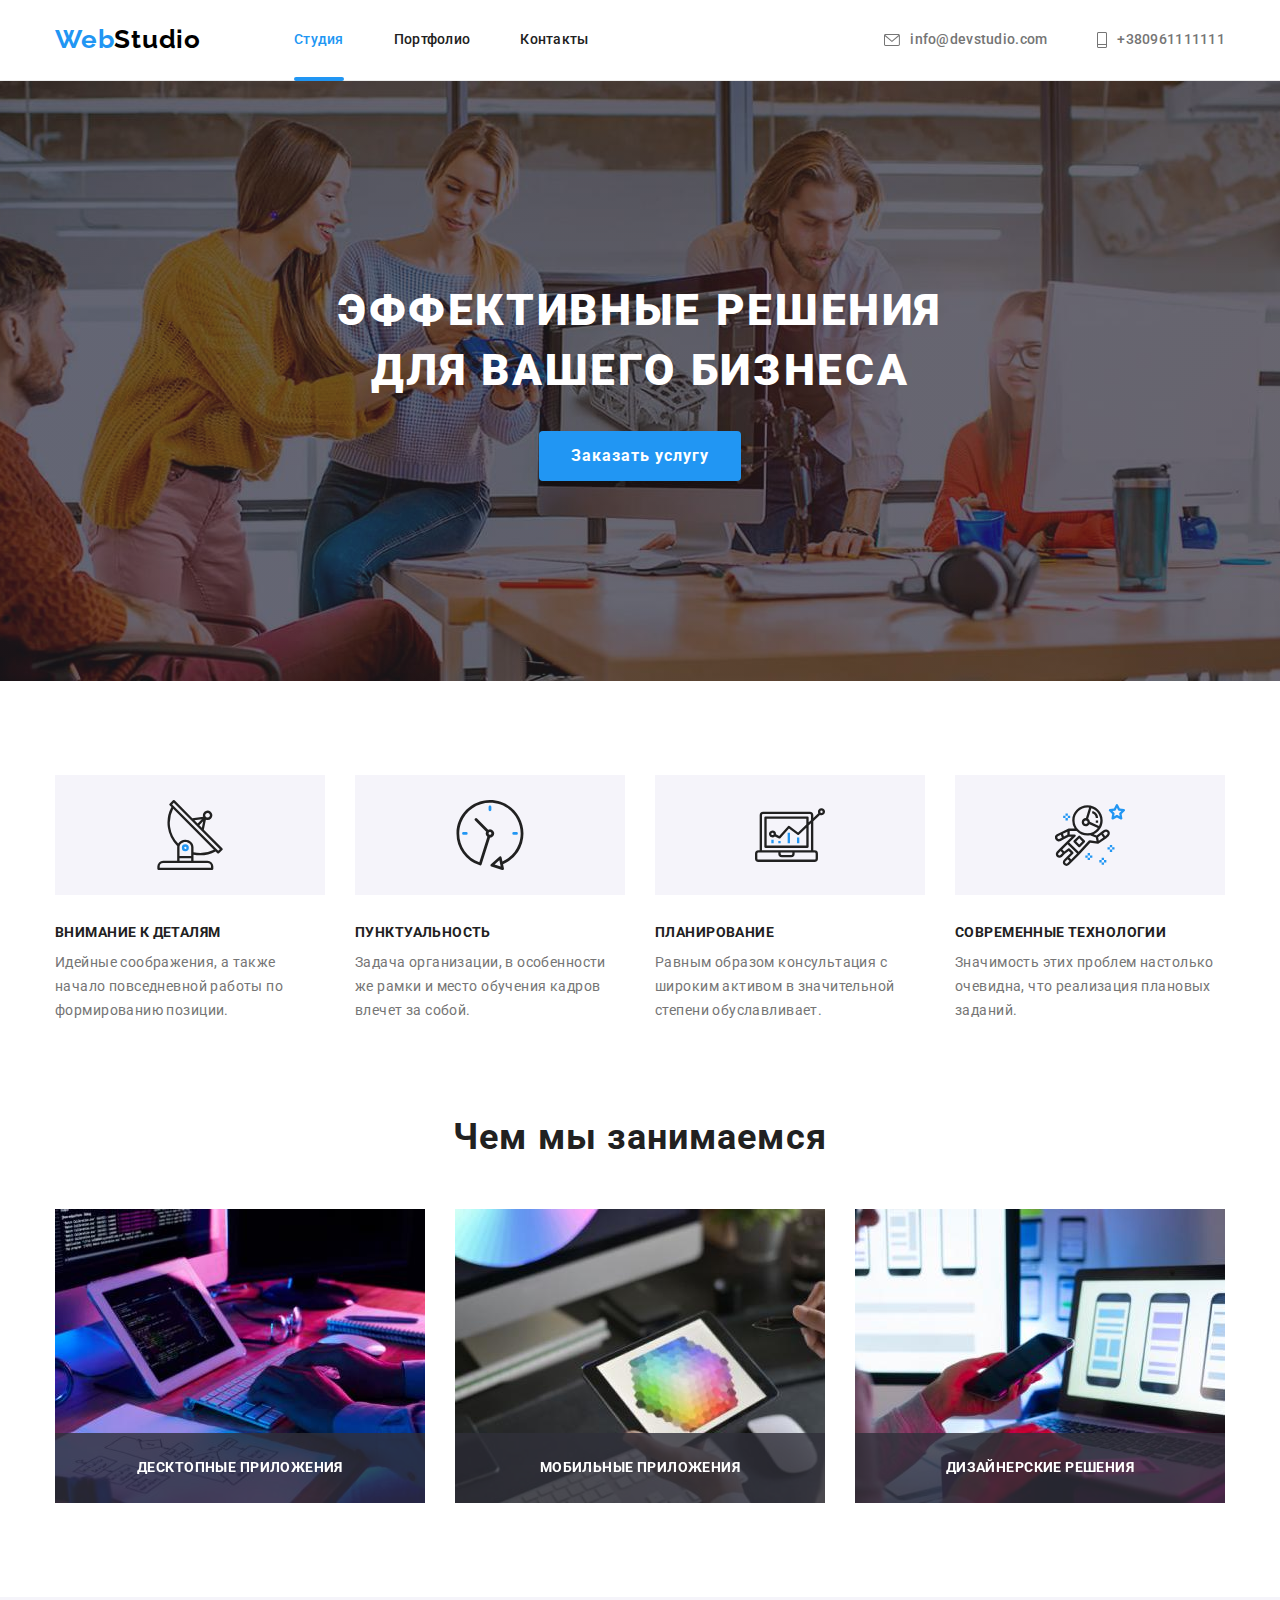
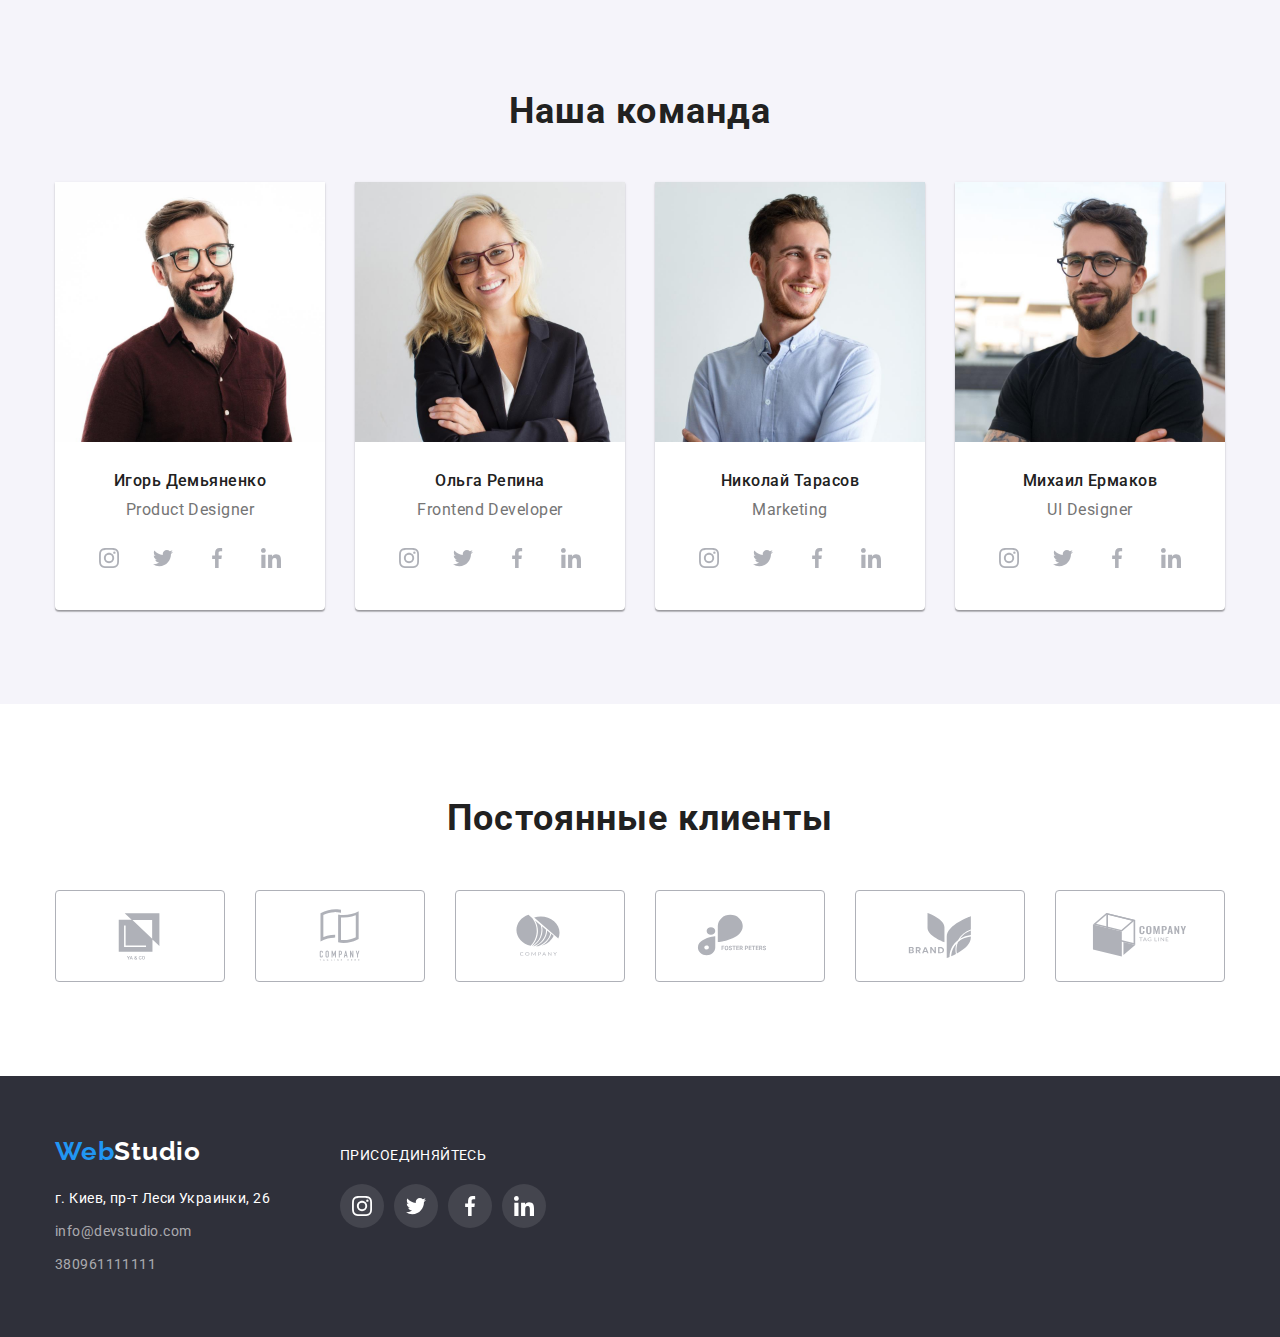
<file: index.html>
<!DOCTYPE html>
<html lang="ru">
  <head>
    <meta charset="UTF-8" />
    <meta http-equiv="X-UA-Compatible" content="IE=edge" />
    <meta name="viewport" content="width=device-width, initial-scale=1.0" />
    <title>WebStudio</title>
    <link
      rel="stylesheet"
      href="https://fonts.googleapis.com/css2?family=Raleway:wght@700&family=Roboto:wght@400;500;700;900&display=swap"
    />
    <link
      rel="stylesheet"
      href="https://cdnjs.cloudflare.com/ajax/libs/modern-normalize/1.1.0/modern-normalize.min.css"
    />
    <link rel="stylesheet" href="./css/slyles.css" />
  </head>
  <body>
    <header class="header-section">
      <div class="container header">
        <nav class="navigation position">
          <a href="/index.html" class="header-logo">
            <span class="logo-color-blue">Web</span>Studio</a
          >
          <ul class="site-navigation">
            <li class="navigation-list list">
              <a href="./index.html" class="link current">Студия</a>
            </li>
            <li class="navigation-list list">
              <a href="./portfolio.html" class="link">Портфолио</a>
            </li>
            <li class="navigation-list list">
              <a href="./portfolio.html" class="link">Контакты</a>
            </li>
          </ul>
        </nav>
        <ul class="contacts">
          <li class="contacts-list list">
            <a href="mailto:" class="link">
              <svg class="header-icon" width="16" height="12">
                <use href="./images/symbol-defs.svg#icon-envelope"></use>
              </svg>
              info@devstudio.com</a
            >
          </li>
          <li class="contacts-list list">
            <a href="tel:+" class="link">
              <svg class="header-icon" width="10" height="16">
                <use href="./images/symbol-defs.svg#icon-phone"></use>
              </svg>
              +380961111111</a
            >
          </li>
        </ul>
      </div>
    </header>
    <main>
      <section class="hero-section">
        <div class="container hero">
          <!-- hero -->
          <h1 class="hero-title">Эффективные решения для вашего бизнеса</h1>
          <button type="button" class="hero-button" data-modal-open>
            Заказать услугу
          </button>
        </div>
        <div class="backdrop is-hidden" data-modal>
          <div class="modal">
            <div class="modal-button">
              <button type="button" class="close-button" data-modal-close>
                <svg class="icon" width="11" height="11">
                  <use href="./images/symbol-defs.svg#icon-closewindow"></use>
                </svg>
              </button>
            </div>
          </div>
        </div>
      </section>
      <section class="advantages section">
        <div class="container">
          <h2 class="advantages-title visually-hidden">преимущества</h2>
          <!-- заголовок скроем в css -->
          <ul class="advantages-list">
            <li class="list">
              <div class="advantages-icon">
                <svg class="icon">
                  <use href="./images/symbol-defs.svg#icon-antenna"></use>
                </svg>
              </div>
              <h3 class="advantages-subtitle">Внимание к деталям</h3>
              <p class="advantages-description">
                Идейные соображения, а также начало повседневной работы по
                формированию позиции.
              </p>
            </li>
            <li class="list">
              <div class="advantages-icon">
                <svg class="icon">
                  <use href="./images/symbol-defs.svg#icon-clock"></use>
                </svg>
              </div>
              <h3 class="advantages-subtitle">Пунктуальность</h3>
              <p class="advantages-description">
                Задача организации, в особенности же рамки и место обучения
                кадров влечет за собой.
              </p>
            </li>
            <li class="list">
              <div class="advantages-icon">
                <svg class="icon">
                  <use href="./images/symbol-defs.svg#icon-diagram"></use>
                </svg>
              </div>
              <h3 class="advantages-subtitle">Планирование</h3>
              <p class="advantages-description">
                Равным образом консультация с широким активом в значительной
                степени обуславливает.
              </p>
            </li>
            <li class="list">
              <div class="advantages-icon">
                <svg class="icon">
                  <use href="./images/symbol-defs.svg#icon-astronaut"></use>
                </svg>
              </div>
              <h3 class="advantages-subtitle">Современные технологии</h3>
              <p class="advantages-description">
                Значимость этих проблем настолько очевидна, что реализация
                плановых заданий.
              </p>
            </li>
          </ul>
        </div>
      </section>
      <section class="businessline-section">
        <div class="container">
          <h2 class="businessline-title">Чем мы занимаемся</h2>
          <ul class="businessline-list">
            <li class="list">
              <img
                class="image"
                src="./images/image1.jpg"
                alt="Человек печатает на клавиатуре. Перед ним мокап дизайна. На ipad и на мониторе компьютера открыт редактор кода"
                width="370"
              />
              <p class="businessline-type">Десктопные приложения</p>
            </li>
            <li class="list">
              <img
                class="image"
                src="./images/img2.jpg"
                alt="Девушка держит в руках ipad и рассматривает красочное изображение на экране"
                width="370"
              />
              <p class="businessline-type">Мобильные приложения</p>
            </li>
            <li class="list">
              <img
                class="image"
                src="./images/img3.jpg"
                alt="Девушка сидит за ноутбуком с телефоном в руке, на экране ноутбука предоставлены разные варианты UI дизайна окон для телефонов"
                width="370"
              />
              <p class="businessline-type">Дизайнерские решения</p>
            </li>
          </ul>
        </div>
      </section>
      <section class="team-section section">
        <div class="container">
          <h2 class="team-title">Наша команда</h2>
          <ul class="team-list">
            <li class="list">
              <img
                class="image"
                src="./images/igor.jpg"
                alt="Фото"
                width="270"
              />
              <div class="image-description">
                <h3 class="team-subtitle">Игорь Демьяненко</h3>
                <p lang="en" class="team-description">Product Designer</p>
                <ul class="team-contacts">
                  <li class="contactteam-list list">
                    <a
                      class="link"
                      href="http://instagram"
                      target="_blank"
                      rel="noopener noreferrer"
                    >
                      <svg class="team-icon">
                        <use
                          href="./images/symbol-defs.svg#icon-instagram"
                        ></use>
                      </svg>
                    </a>
                  </li>
                  <li class="contactteam-list list">
                    <a
                      class="link"
                      href="http://twitter"
                      target="_blank"
                      rel="noopener noreferrer"
                    >
                      <svg class="team-icon">
                        <use href="./images/symbol-defs.svg#icon-twitter"></use>
                      </svg>
                    </a>
                  </li>
                  <li class="contactteam-list list">
                    <a
                      class="link"
                      href="http://facebook"
                      target="_blank"
                      rel="noopener noreferrer"
                    >
                      <svg class="team-icon">
                        <use
                          href="./images/symbol-defs.svg#icon-facebook"
                        ></use>
                      </svg>
                    </a>
                  </li>
                  <li class="contactteam-list list">
                    <a
                      class="link"
                      href="http://linkedin"
                      target="_blank"
                      rel="noopener noreferrer"
                    >
                      <svg class="team-icon">
                        <use
                          href="./images/symbol-defs.svg#icon-linkedin"
                        ></use>
                      </svg>
                    </a>
                  </li>
                </ul>
              </div>
            </li>
            <li class="list">
              <img
                class="image"
                src="./images/olga.jpg"
                alt="Фото"
                width="270"
              />
              <div class="image-description">
                <h3 class="team-subtitle">Ольга Репина</h3>
                <p lang="en" class="team-description">Frontend Developer</p>
                <ul class="team-contacts">
                  <li class="contactteam-list list">
                    <a
                      class="link"
                      href="http://instagram"
                      target="_blank"
                      rel="noopener noreferrer"
                    >
                      <svg class="team-icon">
                        <use
                          href="./images/symbol-defs.svg#icon-instagram"
                        ></use>
                      </svg>
                    </a>
                  </li>
                  <li class="contactteam-list list">
                    <a
                      class="link"
                      href="http://twitter"
                      target="_blank"
                      rel="noopener noreferrer"
                    >
                      <svg class="team-icon">
                        <use href="./images/symbol-defs.svg#icon-twitter"></use>
                      </svg>
                    </a>
                  </li>
                  <li class="contactteam-list list">
                    <a
                      class="link"
                      href="http://facebook"
                      target="_blank"
                      rel="noopener noreferrer"
                    >
                      <svg class="team-icon">
                        <use
                          href="./images/symbol-defs.svg#icon-facebook"
                        ></use>
                      </svg>
                    </a>
                  </li>
                  <li class="contactteam-list list">
                    <a
                      class="link"
                      href="http://linkedin"
                      target="_blank"
                      rel="noopener noreferrer"
                    >
                      <svg class="team-icon">
                        <use
                          href="./images/symbol-defs.svg#icon-linkedin"
                        ></use>
                      </svg>
                    </a>
                  </li>
                </ul>
              </div>
            </li>
            <li class="list">
              <img
                class="image"
                src="./images/nikolay.jpg"
                alt="Фото"
                width="270"
              />
              <div class="image-description">
                <h3 class="team-subtitle">Николай Тарасов</h3>
                <p lang="en" class="team-description">Marketing</p>
                <ul class="team-contacts">
                  <li class="contactteam-list list">
                    <a
                      class="link"
                      href="http://instagram"
                      target="_blank"
                      rel="noopener noreferrer"
                    >
                      <svg class="team-icon">
                        <use
                          href="./images/symbol-defs.svg#icon-instagram"
                        ></use>
                      </svg>
                    </a>
                  </li>
                  <li class="contactteam-list list">
                    <a
                      class="link"
                      href="http://twitter"
                      target="_blank"
                      rel="noopener noreferrer"
                    >
                      <svg class="team-icon">
                        <use href="./images/symbol-defs.svg#icon-twitter"></use>
                      </svg>
                    </a>
                  </li>
                  <li class="contactteam-list list">
                    <a
                      class="link"
                      href="http://facebook"
                      target="_blank"
                      rel="noopener noreferrer"
                    >
                      <svg class="team-icon">
                        <use
                          href="./images/symbol-defs.svg#icon-facebook"
                        ></use>
                      </svg>
                    </a>
                  </li>
                  <li class="contactteam-list list">
                    <a
                      class="link"
                      href="http://linkedin"
                      target="_blank"
                      rel="noopener noreferrer"
                    >
                      <svg class="team-icon">
                        <use
                          href="./images/symbol-defs.svg#icon-linkedin"
                        ></use>
                      </svg>
                    </a>
                  </li>
                </ul>
              </div>
            </li>
            <li class="list">
              <img
                class="image"
                src="./images/michail.jpg"
                alt="Фото"
                width="270"
              />
              <div class="image-description">
                <h3 class="team-subtitle">Михаил Ермаков</h3>
                <p lang="en" class="team-description">UI Designer</p>
                <ul class="team-contacts">
                  <li class="contactteam-list list">
                    <a
                      class="link"
                      href="http://instagram"
                      target="_blank"
                      rel="noopener noreferrer"
                    >
                      <svg class="team-icon">
                        <use
                          href="./images/symbol-defs.svg#icon-instagram"
                        ></use>
                      </svg>
                    </a>
                  </li>
                  <li class="contactteam-list list">
                    <a
                      class="link"
                      href="http://twitter"
                      target="_blank"
                      rel="noopener noreferrer"
                    >
                      <svg class="team-icon">
                        <use href="./images/symbol-defs.svg#icon-twitter"></use>
                      </svg>
                    </a>
                  </li>
                  <li class="contactteam-list list">
                    <a
                      class="link"
                      href="http://facebook"
                      target="_blank"
                      rel="noopener noreferrer"
                    >
                      <svg class="team-icon">
                        <use
                          href="./images/symbol-defs.svg#icon-facebook"
                        ></use>
                      </svg>
                    </a>
                  </li>
                  <li class="contactteam-list list">
                    <a
                      class="link"
                      href="http://linkedin"
                      target="_blank"
                      rel="noopener noreferrer"
                    >
                      <svg class="team-icon">
                        <use
                          href="./images/symbol-defs.svg#icon-linkedin"
                        ></use>
                      </svg>
                    </a>
                  </li>
                </ul>
              </div>
            </li>
          </ul>
        </div>
      </section>
      <section class="clients-section section">
        <div class="container">
          <h2 class="clients-title">Постоянные клиенты</h2>
          <ul class="clients-list">
            <li class="logos-list list">
              <a
                class="link"
                href="http://company1"
                target="_blank"
                rel="noopener noreferrer"
              >
                <svg class="clients-icon">
                  <use href="./images/symbol-defs.svg#icon-Logo1"></use>
                </svg>
              </a>
            </li>
            <li class="logos-list list">
              <a
                class="link"
                href="http://company2"
                target="_blank"
                rel="noopener noreferrer"
              >
                <svg class="clients-icon">
                  <use href="./images/symbol-defs.svg#icon-Logo2"></use>
                </svg>
              </a>
            </li>
            <li class="logos-list list">
              <a
                class="link"
                href="http://company3"
                target="_blank"
                rel="noopener noreferrer"
              >
                <svg class="clients-icon">
                  <use href="./images/symbol-defs.svg#icon-Logo3"></use>
                </svg>
              </a>
            </li>
            <li class="logos-list list">
              <a
                class="link"
                href="http://company4"
                target="_blank"
                rel="noopener noreferrer"
              >
                <svg class="clients-icon">
                  <use href="./images/symbol-defs.svg#icon-Logo4"></use>
                </svg>
              </a>
            </li>
            <li class="logos-list list">
              <a
                class="link"
                href="http://company5"
                target="_blank"
                rel="noopener noreferrer"
              >
                <svg class="clients-icon">
                  <use href="./images/symbol-defs.svg#icon-Logo5"></use>
                </svg>
              </a>
            </li>
            <li class="logos-list list">
              <a
                class="link"
                href="http://company6"
                target="_blank"
                rel="noopener noreferrer"
              >
                <svg class="clients-icon">
                  <use href="./images/symbol-defs.svg#icon-Logo6"></use>
                </svg>
              </a>
            </li>
          </ul>
        </div>
      </section>
    </main>
    <footer class="footer-section">
      <div class="container footer">
        <div class="footer-flex">
          <a href="/index.html" class="footer-logo">
            <span class="logo-color-blue">Web</span>Studio</a
          >
          <address>
            <ul class="footer-address">
              <li class="address-list list">
                <a
                  href="http://goo.gl/maps/BJJgzseY3iaWjDUL6"
                  target="_blank"
                  rel="noopener noreferrer"
                  class="link physical-address"
                >
                  г. Киев, пр-т Леси Украинки, 26</a
                >
              </li>
              <li class="address-list list">
                <a href="mailto:" class="link">info@devstudio.com</a>
              </li>
              <li class="address-list list">
                <a href="tel:+" class="link">380961111111</a>
              </li>
            </ul>
          </address>
        </div>
        <div class="footer-flex">
          <h2 class="visually-hidden">социальные сети</h2>
          <p class="socials-title">Присоединяйтесь</p>
          <ul class="footer-socials">
            <li class="socials-list list">
              <a
                class="link"
                href="http://instagram"
                target="_blank"
                rel="noopener noreferrer"
              >
                <svg class="footer-icon">
                  <use href="./images/symbol-defs.svg#icon-instagram"></use>
                </svg>
              </a>
            </li>
            <li class="socials-list list">
              <a
                class="link"
                href="http://twitter"
                target="_blank"
                rel="noopener noreferrer"
              >
                <svg class="footer-icon">
                  <use href="./images/symbol-defs.svg#icon-twitter"></use>
                </svg>
              </a>
            </li>
            <li class="socials-list list">
              <a
                class="link"
                href="http://facebook"
                target="_blank"
                rel="noopener noreferrer"
              >
                <svg class="footer-icon">
                  <use href="./images/symbol-defs.svg#icon-facebook"></use>
                </svg>
              </a>
            </li>
            <li class="socials-list list">
              <a
                class="link"
                href="http://linkedin"
                target="_blank"
                rel="noopener noreferrer"
              >
                <svg class="footer-icon">
                  <use href="./images/symbol-defs.svg#icon-linkedin"></use>
                </svg>
              </a>
            </li>
          </ul>
        </div>
      </div>
    </footer>
    <script src="./js/modal.js"></script>
  </body>
</html>
</file>
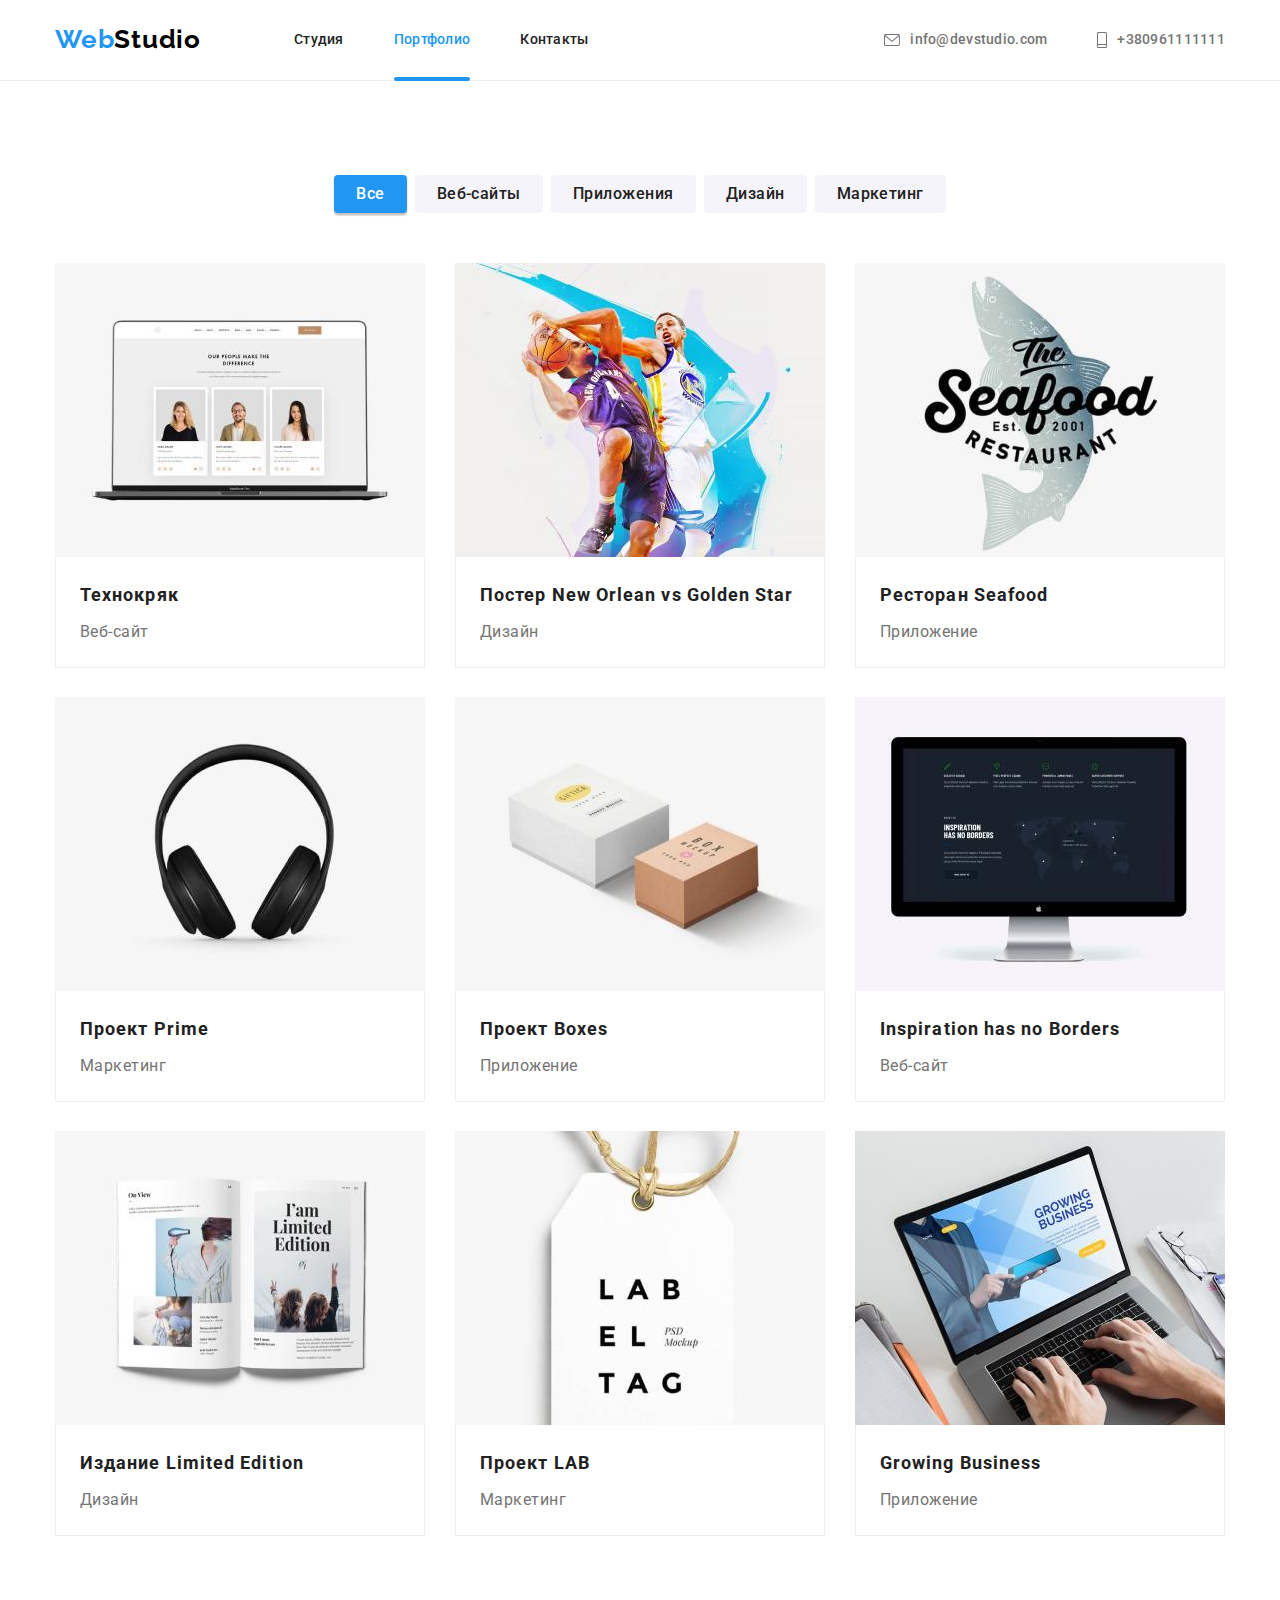
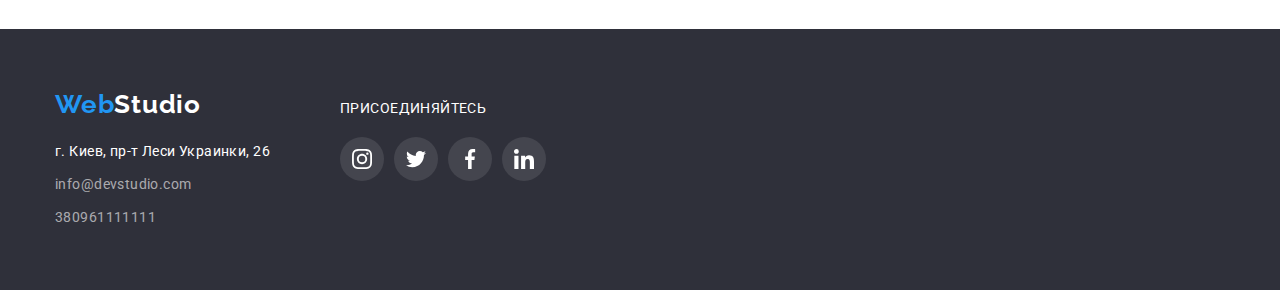
<file: portfolio.html>
<!DOCTYPE html>
<html lang="ru">
  <head>
    <meta charset="UTF-8" />
    <meta http-equiv="X-UA-Compatible" content="IE=edge" />
    <meta name="viewport" content="width=device-width, initial-scale=1.0" />
    <title>Portfolio</title>
    <link
      rel="stylesheet"
      href="https://fonts.googleapis.com/css2?family=Raleway:wght@700&family=Roboto:wght@400;500;700;900&display=swap"
    />
    <link
      rel="stylesheet"
      href="https://cdnjs.cloudflare.com/ajax/libs/modern-normalize/1.1.0/modern-normalize.min.css"
    />
    <link rel="stylesheet" href="./css/slyles.css" />
  </head>
  <body>
    <header class="header-section">
      <div class="container header">
        <nav class="navigation position">
          <a href="/index.html" class="header-logo">
            <span class="logo-color-blue">Web</span>Studio</a
          >
          <ul class="site-navigation">
            <li class="navigation-list list">
              <a href="./index.html" class="link">Студия</a>
            </li>
            <li class="navigation-list list">
              <a href="./portfolio.html" class="link current">Портфолио</a>
            </li>
            <li class="navigation-list list">
              <a href="./portfolio.html" class="link">Контакты</a>
            </li>
          </ul>
        </nav>
        <ul class="contacts">
          <li class="contacts-list list">
            <a href="mailto:" class="link">
              <svg class="header-icon" width="16" height="12">
                <use href="./images/symbol-defs.svg#icon-envelope"></use>
              </svg>
              info@devstudio.com</a
            >
          </li>
          <li class="contacts-list list">
            <a href="tel:+" class="link">
              <svg class="header-icon" width="10" height="16">
                <use href="./images/symbol-defs.svg#icon-phone"></use>
              </svg>
              +380961111111</a
            >
          </li>
        </ul>
      </div>
    </header>
    <main>
      <section class="works-examples section">
        <div class="container">
          <h1 class="visually-hidden">Примеры работ</h1>
          <!-- заголовок скроем в css -->
          <ul class="filter-buttons">
            <!-- фильтр -->
            <li class="list">
              <button type="button" class="portfolio-button all">Все</button>
            </li>
            <li class="list">
              <button type="button" class="portfolio-button">Веб-сайты</button>
            </li>
            <li class="list">
              <button type="button" class="portfolio-button">Приложения</button>
            </li>
            <li class="list">
              <button type="button" class="portfolio-button">Дизайн</button>
            </li>
            <li class="list">
              <button type="button" class="portfolio-button">Маркетинг</button>
            </li>
          </ul>
          <ul class="works-list">
            <!-- список работ -->
            <li class="work-item list">
              <a href="#" class="link portfolio-link">
                <div class="overlay-thumb">
                  <img
                    class="image"
                    src="./images/technokryak.jpg"
                    alt="На экране ноутбука открыта начальная старница сайта Технокряк"
                    width="370"
                  />
                  <div class="overlay">
                    <p class="overlay-text">
                      Технокряк это современная площадка распространения
                      коронавируса. Компании используют эту платформу для
                      цифрового шпионажа и атак на защищённые сервера
                      конкурентов.
                    </p>
                  </div>
                </div>
                <div class="work-description">
                  <h2 class="workslist-subtitle">Технокряк</h2>
                  <p class="workslist-category">Веб-сайт</p>
                </div>
              </a>
            </li>
            <li class="work-item list">
              <a href="#" class="link portfolio-link">
                <div class="overlay-thumb">
                  <img
                    class="image"
                    src="./images/poster.jpg"
                    alt="Два баскитболиста сражаются за мяч"
                    width="370"
                  />
                  <div class="overlay">
                    <p class="overlay-text">
                      Технокряк это современная площадка распространения
                      коронавируса. Компании используют эту платформу для
                      цифрового шпионажа и атак на защищённые сервера
                      конкурентов.
                    </p>
                  </div>
                </div>
                <div class="work-description">
                  <h2 class="workslist-subtitle">
                    Постер <span lang="en">New Orlean vs Golden Star</span>
                  </h2>
                  <p class="workslist-category">Дизайн</p>
                </div>
              </a>
            </li>
            <li class="work-item list">
              <a href="#" class="link portfolio-link">
                <div class="overlay-thumb">
                  <img
                    class="image"
                    src="./images/seafood.jpg"
                    alt="Логотип ресторана Seafood"
                    width="370"
                  />
                  <div class="overlay">
                    <p class="overlay-text">
                      Технокряк это современная площадка распространения
                      коронавируса. Компании используют эту платформу для
                      цифрового шпионажа и атак на защищённые сервера
                      конкурентов.
                    </p>
                  </div>
                </div>
                <div class="work-description">
                  <h2 class="workslist-subtitle">
                    Ресторан <span lang="en">Seafood</span>
                  </h2>
                  <p class="workslist-category">Приложение</p>
                </div>
              </a>
            </li>
            <li class="work-item list">
              <a href="#" class="link portfolio-link">
                <div class="overlay-thumb">
                  <img
                    class="image"
                    src="./images/prime.jpg"
                    alt="Полноразмерные bluetooth наушники"
                    width="370"
                  />
                  <div class="overlay">
                    <p class="overlay-text">
                      Технокряк это современная площадка распространения
                      коронавируса. Компании используют эту платформу для
                      цифрового шпионажа и атак на защищённые сервера
                      конкурентов.
                    </p>
                  </div>
                </div>
                <div class="work-description">
                  <h2 class="workslist-subtitle">
                    Проект <span lang="en">Prime</span>
                  </h2>
                  <p class="workslist-category">Маркетинг</p>
                </div>
              </a>
            </li>
            <li class="work-item list">
              <a href="#" class="link portfolio-link">
                <div class="overlay-thumb">
                  <img
                    class="image"
                    src="./images/boxes.jpg"
                    alt="Две коробки. Одна белая, другая светло-коричневая"
                    width="370"
                  />
                  <div class="overlay">
                    <p class="overlay-text">
                      Технокряк это современная площадка распространения
                      коронавируса. Компании используют эту платформу для
                      цифрового шпионажа и атак на защищённые сервера
                      конкурентов.
                    </p>
                  </div>
                </div>
                <div class="work-description">
                  <h2 class="workslist-subtitle">
                    Проект <span lang="en">Boxes</span>
                  </h2>
                  <p class="workslist-category">Приложение</p>
                </div>
              </a>
            </li>
            <li class="work-item list">
              <a href="#" class="link portfolio-link">
                <div class="overlay-thumb">
                  <img
                    class="image"
                    src="./images/inspiration.jpg"
                    alt="На экране ноутбука открыта старница сайта"
                    width="370"
                  />
                  <div class="overlay">
                    <p class="overlay-text">
                      Технокряк это современная площадка распространения
                      коронавируса. Компании используют эту платформу для
                      цифрового шпионажа и атак на защищённые сервера
                      конкурентов.
                    </p>
                  </div>
                </div>
                <div class="work-description">
                  <h2 class="workslist-subtitle">
                    <span lang="en">Inspiration has no Borders</span>
                  </h2>
                  <p class="workslist-category">Веб-сайт</p>
                </div>
              </a>
            </li>
            <li class="work-item list">
              <a href="#" class="link portfolio-link">
                <div class="overlay-thumb">
                  <img
                    class="image"
                    src="./images/limitededition.jpg"
                    alt="Открытый журнал, на страницах журанала иллюстации и статьи"
                    width="370"
                  />
                  <div class="overlay">
                    <p class="overlay-text">
                      Технокряк это современная площадка распространения
                      коронавируса. Компании используют эту платформу для
                      цифрового шпионажа и атак на защищённые сервера
                      конкурентов.
                    </p>
                  </div>
                </div>
                <div class="work-description">
                  <h2 class="workslist-subtitle">
                    Издание <span lang="ru">Limited Edition</span>
                  </h2>
                  <p class="workslist-category">Дизайн</p>
                </div>
              </a>
            </li>
            <li class="work-item list">
              <a href="#" class="link portfolio-link">
                <div class="overlay-thumb">
                  <img
                    class="image"
                    src="./images/lab.jpg"
                    alt="Бирка со слоганом компании"
                    width="370"
                  />
                  <div class="overlay">
                    <p class="overlay-text">
                      Технокряк это современная площадка распространения
                      коронавируса. Компании используют эту платформу для
                      цифрового шпионажа и атак на защищённые сервера
                      конкурентов.
                    </p>
                  </div>
                </div>
                <div class="work-description">
                  <h2 class="workslist-subtitle">
                    Проект <span lang="en">LAB</span>
                  </h2>
                  <p class="workslist-category">Маркетинг</p>
                </div>
              </a>
            </li>
            <li class="work-item list">
              <a href="#" class="link portfolio-link">
                <div class="overlay-thumb">
                  <img
                    class="image"
                    src="./images/growingbusiness.jpg"
                    alt="Человек печатает на ноутбуке. На экране ноутбука главная страница сайта"
                    width="370"
                  />
                  <div class="overlay">
                    <p class="overlay-text">
                      Технокряк это современная площадка распространения
                      коронавируса. Компании используют эту платформу для
                      цифрового шпионажа и атак на защищённые сервера
                      конкурентов.
                    </p>
                  </div>
                </div>
                <div class="work-description">
                  <h2 class="workslist-subtitle">
                    <span lang="en">Growing Business</span>
                  </h2>
                  <p class="workslist-category">Приложение</p>
                </div>
              </a>
            </li>
          </ul>
        </div>
      </section>
    </main>
    <footer class="footer-section">
      <div class="container footer">
        <div class="footer-flex">
          <a href="/index.html" class="footer-logo">
            <span class="logo-color-blue">Web</span>Studio</a
          >
          <address>
            <ul class="footer-address">
              <li class="address-list list">
                <a
                  href="http://goo.gl/maps/BJJgzseY3iaWjDUL6"
                  target="_blank"
                  rel="noopener noreferrer"
                  class="link physical-address"
                >
                  г. Киев, пр-т Леси Украинки, 26</a
                >
              </li>
              <li class="address-list list">
                <a href="mailto:" class="link">info@devstudio.com</a>
              </li>
              <li class="address-list list">
                <a href="tel:+" class="link">380961111111</a>
              </li>
            </ul>
          </address>
        </div>
        <div class="footer-flex">
          <h2 class="visually-hidden">социальные сети</h2>
          <p class="socials-title">Присоединяйтесь</p>
          <ul class="footer-socials">
            <li class="socials-list list">
              <a
                class="link"
                href="http://instagram"
                target="_blank"
                rel="noopener noreferrer"
              >
                <svg class="footer-icon">
                  <use href="./images/symbol-defs.svg#icon-instagram"></use>
                </svg>
              </a>
            </li>
            <li class="socials-list list">
              <a
                class="link"
                href="http://twitter"
                target="_blank"
                rel="noopener noreferrer"
              >
                <svg class="footer-icon">
                  <use href="./images/symbol-defs.svg#icon-twitter"></use>
                </svg>
              </a>
            </li>
            <li class="socials-list list">
              <a
                class="link"
                href="http://facebook"
                target="_blank"
                rel="noopener noreferrer"
              >
                <svg class="footer-icon">
                  <use href="./images/symbol-defs.svg#icon-facebook"></use>
                </svg>
              </a>
            </li>
            <li class="socials-list list">
              <a
                class="link"
                href="http://linkedin"
                target="_blank"
                rel="noopener noreferrer"
              >
                <svg class="footer-icon">
                  <use href="./images/symbol-defs.svg#icon-linkedin"></use>
                </svg>
              </a>
            </li>
          </ul>
        </div>
      </div>
    </footer>
  </body>
</html>
</file>
<file: css/slyles.css>
:root {
  --primary-font: Roboto, sans-serif;
  --primary-text-color: #757575;
  --titles-color: #212121;
  --accent-text-color: #ffffff;
  --primary-background-color: #ffffff;
  --secondary-background-color: #f5f4fa;
  --accent-background-color: #2f303a;
  --accent-blue-color: #2196f3;
  --decoration-color: #afb1b8;
}
body {
  background-color: var(--primary-background-color);
  color: var(--primary-text-color);
  font-family: var(--primary-font);
}
ul,
h1,
h2,
h3,
h4,
h5,
h6,
p {
  margin: 0;
}
ul {
  padding: 0;
}
button {
  cursor: pointer;
}

.visually-hidden {
  position: absolute;
  width: 1px;
  height: 1px;
  margin: -1px;
  border: 0;
  padding: 0;

  white-space: nowrap;
  clip-path: inset(100%);
  clip: rect(0 0 0 0);
  overflow: hidden;
}
/* container, sections settings */
.container {
  width: 1200px;
  padding-right: 15px;
  padding-left: 15px;
  margin-right: auto;
  margin-left: auto;
}
.section {
  padding-top: 94px;
  padding-bottom: 94px;
}
.team-section {
  background-color: var(--secondary-background-color);
}
.footer-section {
  padding: 60px 0;
  background-color: var(--accent-background-color);
}
.header-section {
  border-bottom: 1px solid #ececec;
}

/* link, list, image settings */
.list {
  list-style-type: none;
}
.link {
  text-decoration: none;
}
.image {
  display: block;
  max-width: 100%;
  height: auto;
}

/* header and footer  */
.container.header {
  display: flex;
  align-items: center;
}

.navigation.position {
  display: flex;
  align-items: center;
  margin-right: auto;
}
.site-navigation {
  display: flex;
}
.site-navigation .navigation-list:not(:last-child),
.contacts .contacts-list:not(:last-child) {
  margin-right: 50px;
}
.contacts {
  display: flex;
}
.header-icon {
  margin-right: 10px;
}

.header-logo {
  margin-right: 93px;
  padding-top: 24px;
  padding-bottom: 25px;

  font-family: Raleway, sans-serif;
  font-weight: bold;
  font-size: 26px;
  line-height: 1.19;
  letter-spacing: 0.03em;
  color: #000000;
  text-decoration: none;
}
.footer-logo {
  font-family: Raleway, sans-serif;
  font-weight: bold;
  font-size: 26px;
  line-height: 1.19;
  letter-spacing: 0.03em;
  color: var(--accent-text-color);
  text-decoration: none;
  display: inline-block;
  margin-bottom: 20px;
}
.logo-color-blue {
  color: var(--accent-blue-color);
}

.site-navigation .link.current {
  color: var(--accent-blue-color);
}
.site-navigation .list {
  position: relative;
}
.link.current::after {
  content: "";
  position: absolute;
  display: block;
  width: 100%;
  height: 4px;
  bottom: -1px;

  background-color: var(--accent-blue-color);
  border-radius: 2px;
}

.navigation-list,
.contacts-list {
  font-weight: 500;
  font-size: 14px;
  line-height: 1.14;
  letter-spacing: 0.02em;
  text-decoration: none;
}
.navigation-list .link {
  display: block;
  padding: 32px 0;
  color: var(--titles-color);

  transition: color 250ms cubic-bezier(0.4, 0, 0.2, 1);
}
.contacts-list .link {
  display: flex;
  padding: 32px 0;
  align-items: center;
  color: var(--primary-text-color);
  fill: currentColor;

  transition: color 250ms cubic-bezier(0.4, 0, 0.2, 1),
    fill 250ms cubic-bezier(0.4, 0, 0.2, 1);
}
.navigation-list .link:hover,
.navigation-list .link:focus,
.contacts-list .link:hover,
.contacts-list .link:focus,
.address-list .link:hover,
.address-list .link:focus {
  color: var(--accent-blue-color);
  fill: var(--accent-blue-color);
}
.container.footer {
  display: flex;
  align-items: baseline;
}
.footer-flex {
  display: flex;
  flex-direction: column;
}

.footer-flex:not(:last-child) {
  margin-right: 70px;
}

.footer-socials {
  display: flex;
  flex-direction: row;
  width: 206px;
  height: 44px;
}
.footer-socials .list {
  width: 44px;
  height: 44px;
}
.footer-socials .list:not(:last-child) {
  margin-right: 10px;
}
.socials-list .link {
  display: flex;
  justify-content: center;
  align-items: center;
  width: 44px;
  height: 44px;
  border-radius: 50%;
  background-color: rgba(255, 255, 255, 0.1);

  transition: background-color 250ms cubic-bezier(0.4, 0, 0.2, 1);
}
.socials-list .link:hover,
.socials-list .link:focus {
  background-color: var(--accent-blue-color);
  border-radius: 50%;
}

.socials-title {
  margin-bottom: 20px;
  font-size: 14px;
  line-height: 1.14;
  letter-spacing: 0.03em;
  text-transform: uppercase;
  color: var(--accent-text-color);
}

.address-list .link {
  display: flex;
  font-size: 14px;
  line-height: 1.71;
  letter-spacing: 0.03em;
  color: rgba(255, 255, 255, 0.6);
  font-style: normal;

  transition: color 250ms cubic-bezier(0.4, 0, 0.2, 1);
}
.address-list:not(:last-child) {
  margin-bottom: 9px;
}
.address-list .physical-address {
  color: var(--accent-text-color);

  transition: color 250ms cubic-bezier(0.4, 0, 0.2, 1);
}
.footer-icon {
  width: 20px;
  height: 20px;
  fill: var(--accent-text-color);
}

/* main for a start page */
.backdrop {
  position: fixed;
  top: 0;
  left: 0;
  width: 100%;
  height: 100%;
  background-color: rgba(0, 0, 0, 0.2);

  opacity: 1;
  transition: opacity 250ms cubic-bezier(0.4, 0, 0.2, 1);
}
.backdrop.is-hidden {
  opacity: 0;
  pointer-events: none;
}
.backdrop.is-hidden .modal {
  transform: translate(-50%, -50%) scale(1.1);
  background-color: rgb(255, 255, 255, 0.7);
}
.modal {
  position: absolute;
  top: 50%;
  left: 50%;
  width: 528px;
  height: 581px;

  background-color: #ffffff;
  box-shadow: 0px 1px 3px rgba(0, 0, 0, 0.12), 0px 1px 1px rgba(0, 0, 0, 0.14),
    0px 2px 1px rgba(0, 0, 0, 0.2);
  border-radius: 4px;

  transform: translate(-50%, -50%) scale(0.9);
  transition: scale 350ms cubic-bezier(0.4, 0, 0.2, 1),
    background-color 350ms cubic-bezier(0.4, 0, 0.2, 1) 350ms;
}
.modal-button {
  display: flex;
  justify-content: flex-end;
  padding-top: 8px;
  padding-right: 8px;
}
.close-button {
  width: 30px;
  height: 30px;
  background: #ffffff;
  border: 1px solid rgba(0, 0, 0, 0.1);
  border-radius: 50%;
}

.hero-section {
  padding-top: 200px;
  padding-bottom: 200px;
  background-color: var(--accent-background-color);
  max-width: 1600px;
  height: 600px;
  margin-right: auto;
  margin-left: auto;

  background-image: linear-gradient(
      to right,
      rgba(47, 48, 58, 0.4),
      rgba(58, 48, 47, 0.4)
    ),
    url(../images/hero.jpg);

  background-size: cover;
  background-position: center;
  background-repeat: no-repeat;
}

.container.hero {
  width: 696px;
  text-align: center;
}

.hero-title {
  margin-bottom: 30px;

  font-weight: 900;
  font-size: 44px;
  line-height: 1.36;
  letter-spacing: 0.06em;
  text-transform: uppercase;
  color: var(--accent-text-color);
}
.hero-button {
  padding: 10px 32px;

  background-color: var(--accent-blue-color);
  box-shadow: 0px 4px 4px rgba(0, 0, 0, 0.15);
  border-radius: 4px;
  border: transparent;
  font-weight: bold;
  font-size: 16px;
  line-height: 1.88;
  letter-spacing: 0.06em;
  color: var(--accent-text-color);
}

.advantages-icon {
  display: flex;
  height: 120px;
  justify-content: center;
  align-items: center;
  margin-bottom: 30px;
  background-color: var(--secondary-background-color);
}
.advantages-icon .icon {
  width: 70px;
  height: 70px;
}
.advantages-list,
.businessline-list,
.team-list {
  display: flex;
}
.advantages-list .list,
.team-list .list {
  width: calc((100% - 90px) / 4);
}
.advantages-list .list:not(:last-child),
.businessline-list .list:not(:last-child),
.team-list .list:not(:last-child),
.clients-list .list:not(:last-child) {
  margin-right: 30px;
}
.advantages-subtitle {
  font-weight: bold;
  font-size: 14px;
  line-height: 1.14;
  letter-spacing: 0.03em;
  text-transform: uppercase;
  color: var(--titles-color);
  margin-bottom: 10px;
}
.advantages-description {
  font-size: 14px;
  line-height: 1.71;
  letter-spacing: 0.03em;
  color: var(--primary-text-color);
}
.businessline-section {
  padding-top: 0px;
  padding-bottom: 94px;
}
.businessline-list .list {
  position: relative;
  width: calc((100% - 60px) / 3);
  text-align: center;
}

.businessline-type {
  position: absolute;
  bottom: 0;
  left: 0;
  right: 0;
  display: flex;

  width: 100%;
  height: 70px;
  justify-content: center;
  align-items: center;
  font-weight: bold;
  font-size: 14px;
  line-height: 1.17;
  letter-spacing: 0.03em;
  text-transform: uppercase;

  color: var(--accent-text-color);
  background-color: rgba(47, 48, 58, 0.8);
}

.businessline-title,
.team-title,
.clients-title {
  font-weight: bold;
  font-size: 36px;
  text-align: center;
  line-height: 1.16;
  letter-spacing: 0.03em;
  color: var(--titles-color);
  margin-bottom: 50px;
}
/* team */
.image-description {
  padding-top: 30px;
  padding-bottom: 30px;
  text-align: center;
}

.team-icon {
  width: 20px;
  height: 20px;
}

.team-list .list {
  background: #ffffff;
  box-shadow: 0px 1px 3px rgba(0, 0, 0, 0.12), 0px 1px 1px rgba(0, 0, 0, 0.14),
    0px 2px 1px rgba(0, 0, 0, 0.2);
  border-radius: 0px 0px 4px 4px;
}
.team-subtitle {
  margin-bottom: 10px;
  font-weight: 500;
  font-size: 16px;
  line-height: 1.18;
  letter-spacing: 0.03em;
  color: var(--titles-color);
}
.team-description {
  font-size: 16px;
  line-height: 1.18;
  letter-spacing: 0.03em;
  margin-bottom: 16px;
  color: var(--primary-text-color);
}
.team-contacts .list:not(:last-child) {
  margin-right: 10px;
}

.team-contacts {
  display: flex;
  min-width: 206px;
  height: 44px;
  justify-content: center;
}
.team-contacts .list {
  height: 44px;
  width: 44px;
  box-shadow: none;
}
.contactteam-list .link {
  display: flex;
  height: 44px;
  width: 44px;
  justify-content: center;
  align-items: center;
  fill: var(--decoration-color);

  background-color: transparent;
  border-radius: 50%;

  transition: background-color 250ms cubic-bezier(0.4, 0, 0.2, 1),
    fill 250ms cubic-bezier(0.4, 0, 0.2, 1);
}

.contactteam-list .link:hover,
.contactteam-list .link:focus {
  background-color: var(--accent-blue-color);
  fill: var(--accent-text-color);
  border-radius: 50%;
}
.clients-list {
  display: flex;
}
.clients-list .list:not(:last-child) {
  margin-right: 30px;
}
.clients-list .list {
  width: 170px;
  height: 92px;
}

.clients-icon {
  width: 106px;
  height: 60px;
}
.logos-list .link {
  display: flex;
  width: 170px;
  height: 92px;
  justify-content: center;
  align-items: center;
  border: 1px solid var(--decoration-color);
  border-radius: 4px;
  fill: var(--decoration-color);

  transition: border 250ms cubic-bezier(0.4, 0, 0.2, 1),
    fill 250ms cubic-bezier(0.4, 0, 0.2, 1);
}
.logos-list .link:hover,
.logos-list .link:focus {
  border: 1px solid var(--accent-blue-color);
  fill: var(--accent-blue-color);
}
/* main for portfolio page */
.filter-buttons {
  display: flex;
  justify-content: center;
  margin-bottom: 50px;
}
.filter-buttons .list:not(:last-child) {
  margin-right: 8px;
}
.portfolio-button {
  padding: 6px 22px;
  border-radius: 4px;
  border: transparent;

  font-weight: 500;
  font-size: 16px;
  line-height: 1.62;
  text-align: center;
  letter-spacing: 0.03em;

  background-color: #f5f4fa;
  color: var(--titles-color);
  box-shadow: none;

  transition: color 250ms cubic-bezier(0.4, 0, 0.2, 1),
    background-color 250ms cubic-bezier(0.4, 0, 0.2, 1),
    box-shadow 250ms cubic-bezier(0.4, 0, 0.2, 1);
}
.portfolio-button.all {
  padding: 6px 22px;
  border-radius: 4px;
  border: transparent;

  font-weight: 500;
  font-size: 16px;
  line-height: 1.62;
  text-align: center;
  letter-spacing: 0.03em;

  background-color: var(--accent-blue-color);
  color: var(--accent-text-color);
  box-shadow: 0px 3px 1px rgba(0, 0, 0, 0.1), 0px 1px 2px rgba(0, 0, 0, 0.08),
    0px 2px 2px rgba(0, 0, 0, 0.12);
}

.portfolio-button:hover,
.portfolio-button:focus,
.button .active {
  background-color: var(--accent-blue-color);
  color: var(--accent-text-color);
  border: transparent;
  box-shadow: 0px 3px 1px rgba(0, 0, 0, 0.1), 0px 1px 2px rgba(0, 0, 0, 0.08),
    0px 2px 2px rgba(0, 0, 0, 0.12);
}

.works-list {
  display: flex;
  flex-wrap: wrap;
}
.works-list .list {
  width: calc((100% - 60px)) / 3;
  height: 404px;
  margin-bottom: 30px;
}

.works-list .list:nth-last-child(-n + 3) {
  margin-bottom: 0px;
}
.works-list .list:not(:nth-child(3n)) {
  margin-right: 30px;
}

.work-item .portfolio-link {
  display: block;
}
.overlay-thumb {
  position: relative;
  overflow: hidden;
}
.overlay {
  position: absolute;
  width: 100%;
  height: 100%;

  transform: translateY(0px);
  background-color: rgba(33, 150, 243, 0.9);
  transition: transform 250ms cubic-bezier(0.4, 0, 0.2, 1);
}

.portfolio-link:hover .overlay,
.portfolio-link:focus .overlay {
  transform: translateY(-100%);
}
.overlay-text {
  padding: 63px 24px;
  font-size: 18px;
  line-height: 1.56;
  letter-spacing: 0.03em;
  color: var(--accent-text-color);
}
.work-item .portfolio-link:hover,
.work-item .portfolio-link:focus {
  box-shadow: 0px 1px 1px rgba(0, 0, 0, 0.12), 0px 4px 4px rgba(0, 0, 0, 0.06),
    1px 4px 6px rgba(0, 0, 0, 0.16);
}
.work-description {
  padding: 20px 24px;
  border: 1px solid #eeeeee;
  border-top: 0;
}
.workslist-subtitle {
  font-weight: bold;
  font-size: 18px;
  line-height: 2;
  letter-spacing: 0.06em;
  color: var(--titles-color);
  margin-bottom: 4px;
}
.workslist-category {
  font-size: 16px;
  line-height: 1.87;
  letter-spacing: 0.03em;
  color: var(--primary-text-color);
}
</file>
